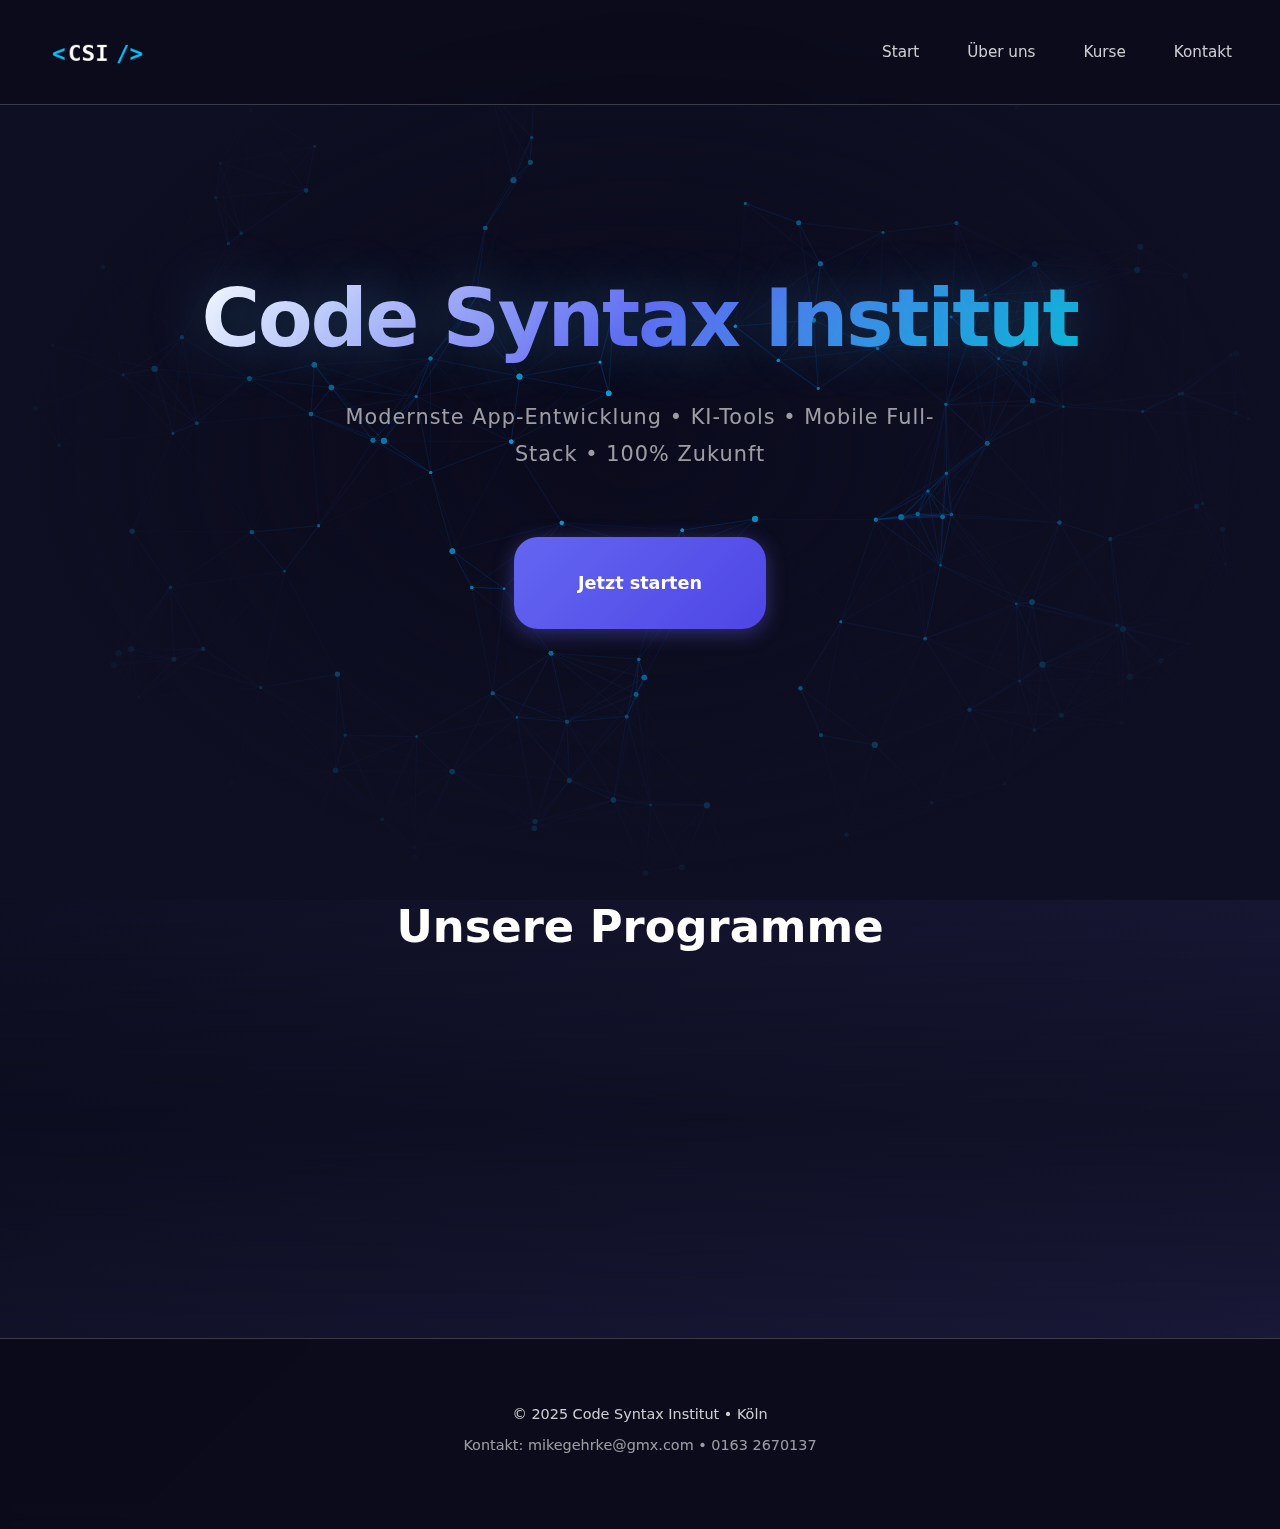
<file: index.html>
<!DOCTYPE html>
<html lang="de">
<head>
    <meta charset="UTF-8" />
    <meta name="viewport" content="width=device-width, initial-scale=1.0" />
    <title>Code Syntax Institut</title>

    <link rel="stylesheet" href="styles/global.css" />
    <link rel="stylesheet" href="styles/home.css" />
    <link rel="stylesheet" href="styles/animations.css" />

    <script defer src="scripts/three-background.js"></script>
    <script defer src="scripts/ai-bubbles.js"></script>
    <script defer src="scripts/main.js"></script>
</head>

<body>
    <canvas id="bgCanvas"></canvas>

    <header class="header">
        <img src="assets/logo.png" class="logo" />
        <nav>
            <a href="index.html">Start</a>
            <a href="about.html">Über uns</a>
            <a href="#kurse">Kurse</a>
            <a href="#kontakt">Kontakt</a>
        </nav>
    </header>

    <section class="hero">
        <h1 class="title">Code Syntax Institut</h1>
        <p class="subtitle">
            Modernste App-Entwicklung • KI-Tools • Mobile Full-Stack • 100% Zukunft
        </p>

        <a href="#kurse" class="cta-btn">Jetzt starten</a>
    </section>

    <section id="kurse" class="courses">
        <h2>Unsere Programme</h2>

        <div class="course-grid">
            <div class="course-card">
                <img src="assets/icons/icon-code.svg" class="card-icon" />
                <h3>Mobile Development</h3>
                <p>Android, iOS, Flutter – alles in einem Programm.</p>
            </div>

            <div class="course-card">
                <img src="assets/icons/icon-ai.svg" class="card-icon" />
                <h3>Künstliche Intelligenz</h3>
                <p>Agenten-Systeme, Prompt Engineering, Automatisierung.</p>
            </div>

            <div class="course-card">
                <img src="assets/icons/icon-learn.svg" class="card-icon" />
                <h3>Cloud & Backend</h3>
                <p>Java, Python, APIs, Security, Deployment.</p>
            </div>
        </div>
    </section>

    <footer id="kontakt" class="footer">
        <p>© 2025 Code Syntax Institut • Köln</p>
        <p>Kontakt: mikegehrke@gmx.com • 0163 2670137</p>
    </footer>

    <div id="aiBubbleContainer"></div>
</body>
</html>
</file>
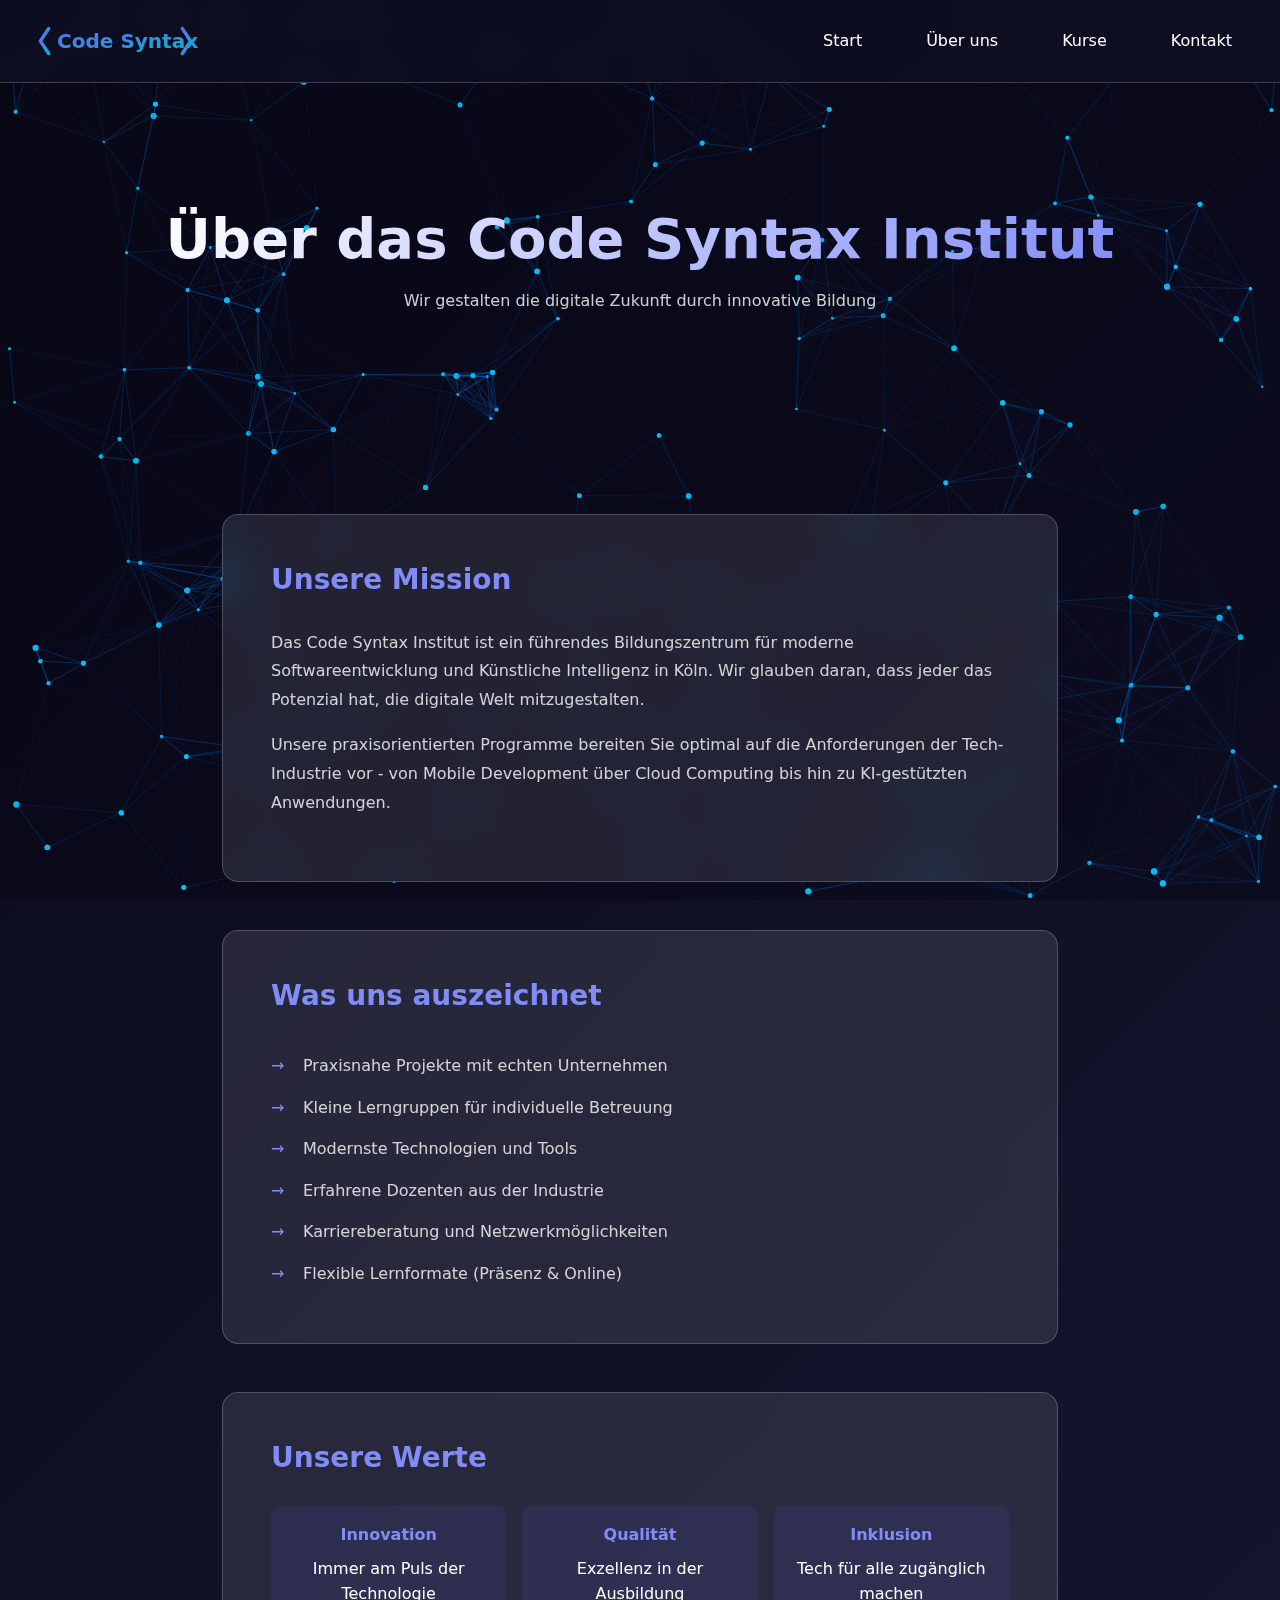
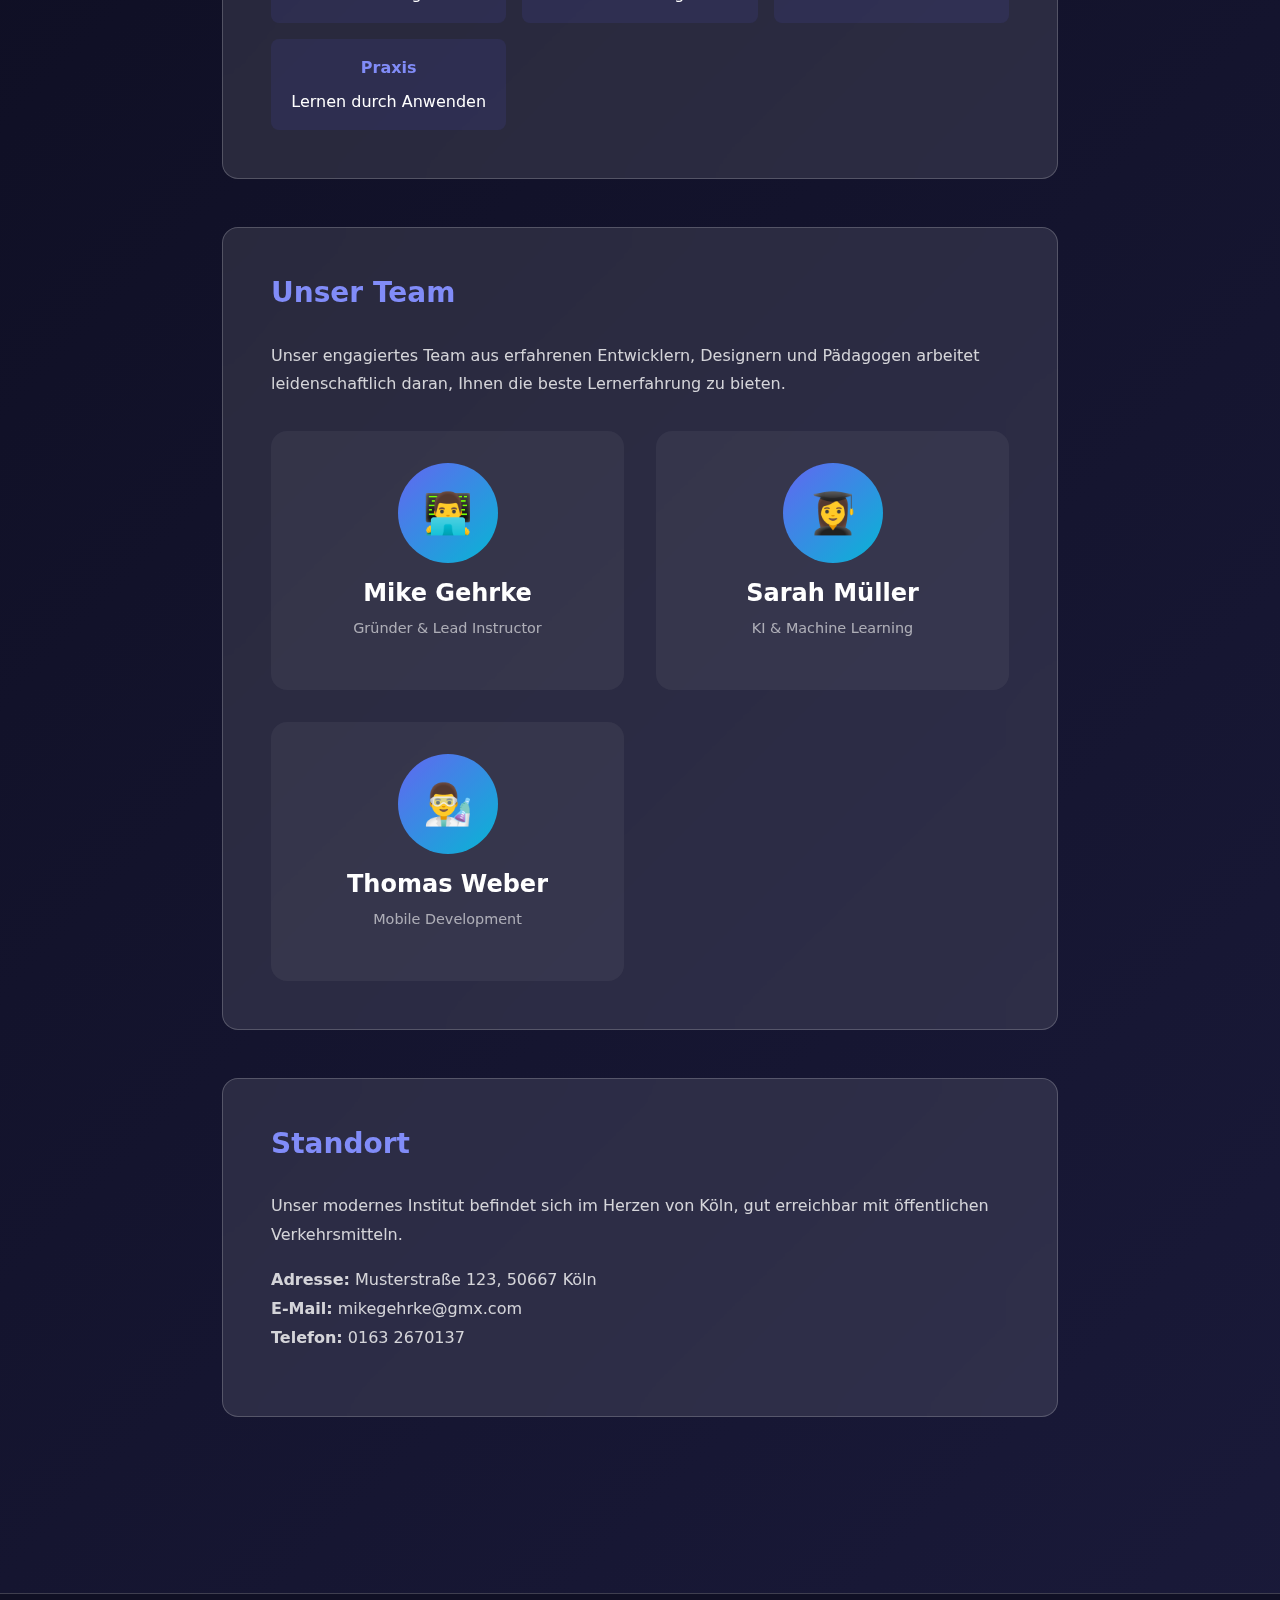
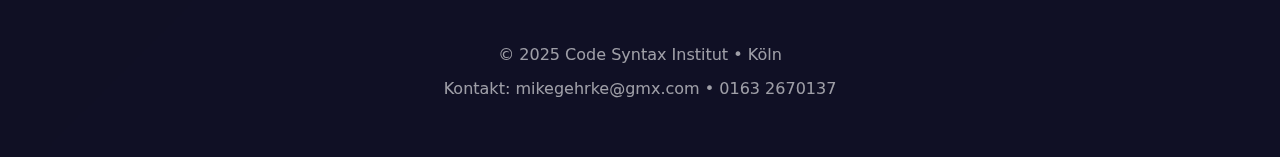
<file: about.html>
<!DOCTYPE html>
<html lang="de">
<head>
    <meta charset="UTF-8" />
    <meta name="viewport" content="width=device-width, initial-scale=1.0" />
    <meta name="description" content="Über das Code Syntax Institut - Modernste App-Entwicklung und KI-Ausbildung in Köln" />
    <title>Über uns - Code Syntax Institut</title>

    <link rel="stylesheet" href="styles/global.css" />
    <link rel="stylesheet" href="styles/animations.css" />

    <script defer src="scripts/three-background.js"></script>
    <script defer src="scripts/ai-bubbles.js"></script>
    <script defer src="scripts/main.js"></script>
    
    <style>
        /* About Page Specific Styles */
        .about-hero {
            min-height: 50vh;
            display: flex;
            flex-direction: column;
            justify-content: center;
            align-items: center;
            text-align: center;
            padding: calc(100px + var(--spacing-lg)) var(--spacing-md) var(--spacing-xl);
            position: relative;
            z-index: 10;
        }
        
        .about-hero h1 {
            font-size: clamp(2rem, 5vw, 3.5rem);
            background: linear-gradient(135deg, var(--text-primary), var(--primary-light));
            -webkit-background-clip: text;
            background-clip: text;
            -webkit-text-fill-color: transparent;
        }
        
        .about-content {
            max-width: 900px;
            margin: 0 auto;
            padding: var(--spacing-xl) var(--spacing-md);
            position: relative;
            z-index: 10;
        }
        
        .about-section {
            background: var(--glass-bg);
            backdrop-filter: blur(20px);
            -webkit-backdrop-filter: blur(20px);
            border: 1px solid var(--glass-border);
            border-radius: var(--radius-md);
            padding: var(--spacing-lg);
            margin-bottom: var(--spacing-lg);
        }
        
        .about-section h2 {
            color: var(--primary-light);
            margin-bottom: var(--spacing-md);
            font-size: 1.75rem;
        }
        
        .about-section p {
            color: var(--text-secondary);
            line-height: 1.8;
            margin-bottom: var(--spacing-sm);
        }
        
        .about-section ul {
            list-style: none;
            padding: 0;
        }
        
        .about-section li {
            padding: var(--spacing-xs) 0;
            color: var(--text-secondary);
            position: relative;
            padding-left: var(--spacing-md);
        }
        
        .about-section li::before {
            content: '→';
            position: absolute;
            left: 0;
            color: var(--primary-light);
        }
        
        .team-grid {
            display: grid;
            grid-template-columns: repeat(auto-fit, minmax(250px, 1fr));
            gap: var(--spacing-md);
            margin-top: var(--spacing-md);
        }
        
        .team-card {
            text-align: center;
            padding: var(--spacing-md);
            background: rgba(255, 255, 255, 0.05);
            border-radius: var(--radius-md);
            transition: transform var(--transition-normal);
        }
        
        .team-card:hover {
            transform: translateY(-5px);
        }
        
        .team-avatar {
            width: 100px;
            height: 100px;
            border-radius: 50%;
            background: linear-gradient(135deg, var(--primary-color), var(--secondary-color));
            margin: 0 auto var(--spacing-sm);
            display: flex;
            align-items: center;
            justify-content: center;
            font-size: 2.5rem;
        }
        
        .team-card h3 {
            color: var(--text-primary);
            margin-bottom: var(--spacing-xs);
        }
        
        .team-card p {
            color: var(--text-muted);
            font-size: 0.9rem;
        }
        
        .values-list {
            display: grid;
            grid-template-columns: repeat(auto-fit, minmax(200px, 1fr));
            gap: var(--spacing-sm);
        }
        
        .value-item {
            background: rgba(99, 102, 241, 0.1);
            padding: var(--spacing-sm);
            border-radius: var(--radius-sm);
            text-align: center;
        }
        
        .value-item strong {
            color: var(--primary-light);
            display: block;
            margin-bottom: var(--spacing-xs);
        }
    </style>
</head>

<body>
    <canvas id="bgCanvas"></canvas>

    <header class="header">
        <img src="assets/logo.svg" alt="Code Syntax Institut Logo" class="logo" />
        <nav>
            <a href="index.html">Start</a>
            <a href="about.html">Über uns</a>
            <a href="index.html#kurse">Kurse</a>
            <a href="index.html#kontakt">Kontakt</a>
        </nav>
    </header>

    <section class="about-hero">
        <h1>Über das Code Syntax Institut</h1>
        <p class="subtitle">
            Wir gestalten die digitale Zukunft durch innovative Bildung
        </p>
    </section>

    <main class="about-content">
        <section class="about-section fade-in-up">
            <h2>Unsere Mission</h2>
            <p>
                Das Code Syntax Institut ist ein führendes Bildungszentrum für moderne Softwareentwicklung 
                und Künstliche Intelligenz in Köln. Wir glauben daran, dass jeder das Potenzial hat, 
                die digitale Welt mitzugestalten.
            </p>
            <p>
                Unsere praxisorientierten Programme bereiten Sie optimal auf die Anforderungen 
                der Tech-Industrie vor - von Mobile Development über Cloud Computing bis hin zu 
                KI-gestützten Anwendungen.
            </p>
        </section>

        <section class="about-section fade-in-up delay-1">
            <h2>Was uns auszeichnet</h2>
            <ul>
                <li>Praxisnahe Projekte mit echten Unternehmen</li>
                <li>Kleine Lerngruppen für individuelle Betreuung</li>
                <li>Modernste Technologien und Tools</li>
                <li>Erfahrene Dozenten aus der Industrie</li>
                <li>Karriereberatung und Netzwerkmöglichkeiten</li>
                <li>Flexible Lernformate (Präsenz & Online)</li>
            </ul>
        </section>

        <section class="about-section fade-in-up delay-2">
            <h2>Unsere Werte</h2>
            <div class="values-list">
                <div class="value-item">
                    <strong>Innovation</strong>
                    <span>Immer am Puls der Technologie</span>
                </div>
                <div class="value-item">
                    <strong>Qualität</strong>
                    <span>Exzellenz in der Ausbildung</span>
                </div>
                <div class="value-item">
                    <strong>Inklusion</strong>
                    <span>Tech für alle zugänglich machen</span>
                </div>
                <div class="value-item">
                    <strong>Praxis</strong>
                    <span>Lernen durch Anwenden</span>
                </div>
            </div>
        </section>

        <section class="about-section fade-in-up delay-3">
            <h2>Unser Team</h2>
            <p>
                Unser engagiertes Team aus erfahrenen Entwicklern, Designern und Pädagogen 
                arbeitet leidenschaftlich daran, Ihnen die beste Lernerfahrung zu bieten.
            </p>
            <div class="team-grid">
                <div class="team-card">
                    <div class="team-avatar">👨‍💻</div>
                    <h3>Mike Gehrke</h3>
                    <p>Gründer & Lead Instructor</p>
                </div>
                <div class="team-card">
                    <div class="team-avatar">👩‍🎓</div>
                    <h3>Sarah Müller</h3>
                    <p>KI & Machine Learning</p>
                </div>
                <div class="team-card">
                    <div class="team-avatar">👨‍🔬</div>
                    <h3>Thomas Weber</h3>
                    <p>Mobile Development</p>
                </div>
            </div>
        </section>

        <section class="about-section fade-in-up delay-4">
            <h2>Standort</h2>
            <p>
                Unser modernes Institut befindet sich im Herzen von Köln, 
                gut erreichbar mit öffentlichen Verkehrsmitteln.
            </p>
            <p>
                <strong>Adresse:</strong> Musterstraße 123, 50667 Köln<br />
                <strong>E-Mail:</strong> mikegehrke@gmx.com<br />
                <strong>Telefon:</strong> 0163 2670137
            </p>
        </section>
    </main>

    <footer class="footer">
        <p>© 2025 Code Syntax Institut • Köln</p>
        <p>Kontakt: mikegehrke@gmx.com • 0163 2670137</p>
    </footer>

    <div id="aiBubbleContainer"></div>
</body>
</html>
</file>
<file: styles/global.css>
/* ==========================================================================
   Global Styles - Code Syntax Institut
   ========================================================================== */

/* Reset and Base Styles */
*,
*::before,
*::after {
    margin: 0;
    padding: 0;
    box-sizing: border-box;
}

:root {
    /* Color Palette */
    --primary-color: #6366f1;
    --primary-light: #818cf8;
    --primary-dark: #4f46e5;
    --secondary-color: #06b6d4;
    --accent-color: #f472b6;
    
    /* Background Colors */
    --bg-dark: #0f0f23;
    --bg-gradient-start: #0a0a1a;
    --bg-gradient-end: #1a1a3a;
    
    /* Text Colors */
    --text-primary: #ffffff;
    --text-secondary: rgba(255, 255, 255, 0.8);
    --text-muted: rgba(255, 255, 255, 0.6);
    
    /* Glassmorphism */
    --glass-bg: rgba(255, 255, 255, 0.1);
    --glass-border: rgba(255, 255, 255, 0.2);
    --glass-shadow: 0 8px 32px rgba(0, 0, 0, 0.3);
    
    /* Spacing */
    --spacing-xs: 0.5rem;
    --spacing-sm: 1rem;
    --spacing-md: 2rem;
    --spacing-lg: 3rem;
    --spacing-xl: 4rem;
    
    /* Border Radius */
    --radius-sm: 8px;
    --radius-md: 16px;
    --radius-lg: 24px;
    --radius-full: 50%;
    
    /* Transitions */
    --transition-fast: 0.2s ease;
    --transition-normal: 0.3s ease;
    --transition-slow: 0.5s ease;
}

html {
    scroll-behavior: smooth;
    font-size: 16px;
}

body {
    font-family: 'Segoe UI', system-ui, -apple-system, BlinkMacSystemFont, sans-serif;
    line-height: 1.6;
    color: var(--text-primary);
    background: linear-gradient(135deg, var(--bg-gradient-start), var(--bg-gradient-end));
    min-height: 100vh;
    overflow-x: hidden;
}

/* Canvas Background */
#bgCanvas {
    position: fixed;
    top: 0;
    left: 0;
    width: 100%;
    height: 100%;
    z-index: -1;
    pointer-events: none;
}

/* Typography */
h1, h2, h3, h4, h5, h6 {
    font-weight: 700;
    line-height: 1.2;
    margin-bottom: var(--spacing-sm);
}

h1 {
    font-size: clamp(2.5rem, 5vw, 4rem);
}

h2 {
    font-size: clamp(2rem, 4vw, 3rem);
}

h3 {
    font-size: clamp(1.25rem, 2vw, 1.5rem);
}

p {
    margin-bottom: var(--spacing-sm);
    color: var(--text-secondary);
}

a {
    color: var(--primary-light);
    text-decoration: none;
    transition: color var(--transition-fast);
}

a:hover {
    color: var(--secondary-color);
}

/* Glassmorphism Card Style */
.glass-card {
    background: var(--glass-bg);
    backdrop-filter: blur(20px);
    -webkit-backdrop-filter: blur(20px);
    border: 1px solid var(--glass-border);
    border-radius: var(--radius-md);
    box-shadow: var(--glass-shadow);
}

/* Header Styles */
.header {
    position: fixed;
    top: 0;
    left: 0;
    right: 0;
    display: flex;
    justify-content: space-between;
    align-items: center;
    padding: var(--spacing-sm) var(--spacing-md);
    background: rgba(15, 15, 35, 0.8);
    backdrop-filter: blur(10px);
    -webkit-backdrop-filter: blur(10px);
    border-bottom: 1px solid var(--glass-border);
    z-index: 1000;
}

.logo {
    height: 50px;
    width: auto;
}

nav {
    display: flex;
    gap: var(--spacing-md);
}

nav a {
    color: var(--text-primary);
    font-weight: 500;
    padding: var(--spacing-xs) var(--spacing-sm);
    border-radius: var(--radius-sm);
    transition: all var(--transition-fast);
}

nav a:hover {
    background: var(--glass-bg);
    color: var(--primary-light);
}

/* Footer Styles */
.footer {
    text-align: center;
    padding: var(--spacing-lg) var(--spacing-md);
    background: rgba(15, 15, 35, 0.9);
    backdrop-filter: blur(10px);
    -webkit-backdrop-filter: blur(10px);
    border-top: 1px solid var(--glass-border);
    margin-top: var(--spacing-xl);
}

.footer p {
    color: var(--text-muted);
    margin-bottom: var(--spacing-xs);
}

/* Button Styles */
.cta-btn {
    display: inline-block;
    padding: var(--spacing-sm) var(--spacing-md);
    background: linear-gradient(135deg, var(--primary-color), var(--primary-dark));
    color: var(--text-primary);
    font-weight: 600;
    font-size: 1.1rem;
    border: none;
    border-radius: var(--radius-lg);
    cursor: pointer;
    transition: all var(--transition-normal);
    box-shadow: 0 4px 20px rgba(99, 102, 241, 0.4);
}

.cta-btn:hover {
    transform: translateY(-3px);
    box-shadow: 0 8px 30px rgba(99, 102, 241, 0.6);
    color: var(--text-primary);
}

/* AI Bubble Container */
#aiBubbleContainer {
    position: fixed;
    top: 0;
    left: 0;
    width: 100%;
    height: 100%;
    pointer-events: none;
    z-index: 1;
    overflow: hidden;
}

/* Selection Styling */
::selection {
    background: var(--primary-color);
    color: var(--text-primary);
}

/* Scrollbar Styling */
::-webkit-scrollbar {
    width: 8px;
}

::-webkit-scrollbar-track {
    background: var(--bg-dark);
}

::-webkit-scrollbar-thumb {
    background: var(--primary-color);
    border-radius: var(--radius-sm);
}

::-webkit-scrollbar-thumb:hover {
    background: var(--primary-light);
}

/* Responsive Breakpoints */
@media (max-width: 768px) {
    :root {
        --spacing-md: 1.5rem;
        --spacing-lg: 2rem;
        --spacing-xl: 3rem;
    }
    
    .header {
        flex-direction: column;
        gap: var(--spacing-sm);
        padding: var(--spacing-sm);
    }
    
    nav {
        flex-wrap: wrap;
        justify-content: center;
        gap: var(--spacing-sm);
    }
    
    nav a {
        font-size: 0.9rem;
    }
}

@media (max-width: 480px) {
    html {
        font-size: 14px;
    }
    
    .header {
        padding: var(--spacing-xs);
    }
    
    .logo {
        height: 40px;
    }
}
</file>
<file: styles/home.css>
/* =============================================
   HOME.CSS - Code Syntax Institut
   Startseiten-spezifische Styles
   ============================================= */

/* Header / Navigation */
.header {
    position: fixed;
    top: 0;
    left: 0;
    width: 100%;
    padding: var(--spacing-md) var(--spacing-lg);
    display: flex;
    justify-content: space-between;
    align-items: center;
    z-index: 100;
    background: rgba(10, 10, 26, 0.8);
    backdrop-filter: blur(20px);
    -webkit-backdrop-filter: blur(20px);
    border-bottom: 1px solid var(--glass-border);
    transition: all var(--transition-normal);
}

.header.scrolled {
    padding: var(--spacing-sm) var(--spacing-lg);
    background: rgba(10, 10, 26, 0.95);
}

/* Logo */
.logo {
    height: 40px;
    width: auto;
    transition: transform var(--transition-normal);
}

.logo:hover {
    transform: scale(1.05);
}

/* Logo Text (falls kein Bild vorhanden) */
.logo-text {
    font-size: 1.5rem;
    font-weight: 800;
    color: var(--text-primary);
    text-decoration: none;
    display: flex;
    align-items: center;
    gap: var(--spacing-xs);
}

.logo-text span {
    background: linear-gradient(135deg, var(--primary-color) 0%, var(--secondary-color) 100%);
    -webkit-background-clip: text;
    -webkit-text-fill-color: transparent;
    background-clip: text;
}

/* Navigation */
.header nav {
    display: flex;
    gap: var(--spacing-lg);
    align-items: center;
}

.header nav a {
    color: var(--text-secondary);
    font-weight: 500;
    font-size: 0.95rem;
    padding: var(--spacing-xs) 0;
    position: relative;
    transition: color var(--transition-fast);
}

.header nav a::after {
    content: '';
    position: absolute;
    bottom: 0;
    left: 0;
    width: 0;
    height: 2px;
    background: linear-gradient(90deg, var(--primary-color), var(--secondary-color));
    transition: width var(--transition-normal);
}

.header nav a:hover {
    color: var(--text-primary);
}

.header nav a:hover::after,
.header nav a.active::after {
    width: 100%;
}

/* Mobile Navigation Toggle */
.nav-toggle {
    display: none;
    flex-direction: column;
    gap: 5px;
    background: none;
    border: none;
    cursor: pointer;
    padding: 5px;
}

.nav-toggle span {
    width: 25px;
    height: 2px;
    background: var(--text-primary);
    transition: all var(--transition-normal);
}

/* Hero Section */
.hero {
    min-height: 100vh;
    display: flex;
    flex-direction: column;
    justify-content: center;
    align-items: center;
    text-align: center;
    padding: var(--spacing-xxl) var(--spacing-md);
    padding-top: calc(var(--spacing-xxl) + 80px);
    position: relative;
}

.hero::before {
    content: '';
    position: absolute;
    top: 0;
    left: 0;
    width: 100%;
    height: 100%;
    background: radial-gradient(ellipse at center, transparent 0%, var(--bg-dark) 70%);
    pointer-events: none;
}

.hero > * {
    position: relative;
    z-index: 1;
}

.title {
    font-size: clamp(2.5rem, 8vw, 5rem);
    font-weight: 800;
    letter-spacing: -0.03em;
    margin-bottom: var(--spacing-md);
    background: linear-gradient(135deg, var(--text-primary) 0%, var(--primary-color) 50%, var(--secondary-color) 100%);
    -webkit-background-clip: text;
    -webkit-text-fill-color: transparent;
    background-clip: text;
    text-shadow: 0 0 60px rgba(78, 203, 255, 0.3);
    animation: titleGlow 3s ease-in-out infinite alternate;
}

@keyframes titleGlow {
    0% {
        filter: drop-shadow(0 0 20px rgba(78, 203, 255, 0.3));
    }
    100% {
        filter: drop-shadow(0 0 40px rgba(78, 203, 255, 0.5));
    }
}

.subtitle {
    font-size: clamp(1rem, 2.5vw, 1.3rem);
    color: var(--text-muted);
    margin-bottom: var(--spacing-xl);
    max-width: 600px;
    line-height: 1.8;
    letter-spacing: 0.05em;
}

.cta-btn {
    font-size: 1.1rem;
    padding: var(--spacing-md) var(--spacing-xl);
    animation: pulse 2s ease-in-out infinite;
}

@keyframes pulse {
    0%, 100% {
        box-shadow: var(--shadow-md), 0 0 30px rgba(78, 203, 255, 0.3);
    }
    50% {
        box-shadow: var(--shadow-lg), 0 0 50px rgba(78, 203, 255, 0.5);
    }
}

/* Kurse Section */
.courses {
    padding: var(--spacing-xxl) var(--spacing-md);
    background: linear-gradient(180deg, transparent 0%, rgba(10, 10, 26, 0.5) 50%, transparent 100%);
}

.courses h2 {
    text-align: center;
    margin-bottom: var(--spacing-xxl);
    font-size: clamp(2rem, 4vw, 2.8rem);
}

/* Kurs Grid */
.course-grid {
    display: grid;
    grid-template-columns: repeat(auto-fit, minmax(300px, 1fr));
    gap: var(--spacing-lg);
    max-width: 1200px;
    margin: 0 auto;
}

/* Kurs Karten */
.course-card {
    background: var(--glass-bg);
    backdrop-filter: blur(20px);
    -webkit-backdrop-filter: blur(20px);
    border: 1px solid var(--glass-border);
    border-radius: var(--radius-lg);
    padding: var(--spacing-xl);
    text-align: center;
    transition: all var(--transition-normal);
    position: relative;
    overflow: hidden;
}

.course-card::before {
    content: '';
    position: absolute;
    top: 0;
    left: 0;
    width: 100%;
    height: 100%;
    background: linear-gradient(135deg, rgba(78, 203, 255, 0.1) 0%, transparent 50%);
    opacity: 0;
    transition: opacity var(--transition-normal);
}

.course-card:hover {
    transform: translateY(-10px);
    border-color: var(--primary-color);
    box-shadow: var(--shadow-lg), 0 0 40px rgba(78, 203, 255, 0.2);
}

.course-card:hover::before {
    opacity: 1;
}

.card-icon {
    width: 80px;
    height: 80px;
    margin-bottom: var(--spacing-md);
    filter: drop-shadow(0 0 10px rgba(78, 203, 255, 0.5));
    transition: transform var(--transition-normal);
}

.course-card:hover .card-icon {
    transform: scale(1.1) rotate(5deg);
}

/* Icon Placeholder (falls SVG nicht vorhanden) */
.icon-placeholder {
    width: 80px;
    height: 80px;
    margin: 0 auto var(--spacing-md);
    display: flex;
    align-items: center;
    justify-content: center;
    font-size: 2.5rem;
    background: linear-gradient(135deg, var(--primary-color) 0%, var(--secondary-color) 100%);
    border-radius: var(--radius-md);
    box-shadow: 0 0 20px rgba(78, 203, 255, 0.3);
}

.course-card h3 {
    font-size: 1.4rem;
    margin-bottom: var(--spacing-sm);
    color: var(--text-primary);
}

.course-card p {
    color: var(--text-muted);
    font-size: 0.95rem;
    line-height: 1.6;
}

/* Footer */
.footer {
    padding: var(--spacing-xl) var(--spacing-md);
    text-align: center;
    background: rgba(10, 10, 26, 0.9);
    backdrop-filter: blur(10px);
    -webkit-backdrop-filter: blur(10px);
    border-top: 1px solid var(--glass-border);
    margin-top: var(--spacing-xxl);
}

.footer p {
    color: var(--text-muted);
    font-size: 0.9rem;
    margin-bottom: var(--spacing-xs);
}

.footer p:first-child {
    color: var(--text-secondary);
    font-weight: 500;
}

.footer a {
    color: var(--primary-color);
    transition: color var(--transition-fast);
}

.footer a:hover {
    color: var(--accent-color);
}

/* Responsive Styles */
@media screen and (max-width: 768px) {
    /* Mobile Navigation */
    .header {
        padding: var(--spacing-sm) var(--spacing-md);
    }
    
    .nav-toggle {
        display: flex;
        z-index: 101;
    }
    
    .header nav {
        position: fixed;
        top: 0;
        right: -100%;
        width: 100%;
        max-width: 300px;
        height: 100vh;
        flex-direction: column;
        justify-content: center;
        align-items: center;
        background: var(--bg-dark);
        border-left: 1px solid var(--glass-border);
        transition: right var(--transition-normal);
        gap: var(--spacing-lg);
    }
    
    .header nav.active {
        right: 0;
    }
    
    .header nav a {
        font-size: 1.2rem;
    }
    
    /* Hero Mobile */
    .hero {
        padding-top: calc(var(--spacing-xl) + 60px);
        min-height: auto;
        padding-bottom: var(--spacing-xxl);
    }
    
    .title {
        font-size: clamp(2rem, 10vw, 3rem);
    }
    
    .subtitle {
        font-size: 1rem;
        padding: 0 var(--spacing-sm);
    }
    
    /* Kurse Mobile */
    .course-grid {
        grid-template-columns: 1fr;
        gap: var(--spacing-md);
    }
    
    .course-card {
        padding: var(--spacing-lg);
    }
}

@media screen and (max-width: 480px) {
    .header {
        padding: var(--spacing-xs) var(--spacing-sm);
    }
    
    .logo {
        height: 30px;
    }
    
    .logo-text {
        font-size: 1.2rem;
    }
    
    .cta-btn {
        padding: var(--spacing-sm) var(--spacing-lg);
        font-size: 1rem;
    }
    
    .course-card {
        padding: var(--spacing-md);
    }
    
    .card-icon,
    .icon-placeholder {
        width: 60px;
        height: 60px;
        font-size: 2rem;
    }
}

/* Tablet Landscape */
@media screen and (min-width: 769px) and (max-width: 1024px) {
    .course-grid {
        grid-template-columns: repeat(2, 1fr);
    }
    
    .course-card:last-child {
        grid-column: 1 / -1;
        max-width: 400px;
        margin: 0 auto;
    }
}
</file>
<file: styles/animations.css>
/* ==========================================================================
   Animation Styles - Code Syntax Institut
   ========================================================================== */

/* AI Bubble Animations */
.ai-bubble {
    position: absolute;
    border-radius: 50%;
    background: radial-gradient(circle at 30% 30%, 
        rgba(99, 102, 241, 0.3), 
        rgba(6, 182, 212, 0.2), 
        transparent 70%);
    border: 1px solid rgba(255, 255, 255, 0.1);
    pointer-events: none;
    animation: floatBubble var(--duration, 15s) var(--delay, 0s) infinite ease-in-out;
}

.ai-bubble::before {
    content: '';
    position: absolute;
    top: 10%;
    left: 20%;
    width: 30%;
    height: 30%;
    background: radial-gradient(circle, rgba(255, 255, 255, 0.4), transparent);
    border-radius: 50%;
}

/* Float Animation */
@keyframes floatBubble {
    0% {
        transform: translateY(100vh) rotate(0deg) scale(var(--scale, 1));
        opacity: 0;
    }
    10% {
        opacity: var(--opacity, 0.6);
    }
    90% {
        opacity: var(--opacity, 0.6);
    }
    100% {
        transform: translateY(-100px) rotate(360deg) scale(var(--scale, 1));
        opacity: 0;
    }
}

/* Pulsing Glow Effect */
@keyframes pulse {
    0%, 100% {
        box-shadow: 0 0 20px rgba(99, 102, 241, 0.3),
                    0 0 40px rgba(99, 102, 241, 0.2),
                    0 0 60px rgba(99, 102, 241, 0.1);
    }
    50% {
        box-shadow: 0 0 40px rgba(99, 102, 241, 0.5),
                    0 0 80px rgba(99, 102, 241, 0.3),
                    0 0 120px rgba(99, 102, 241, 0.2);
    }
}

/* Shimmer Effect */
@keyframes shimmer {
    0% {
        background-position: -200% center;
    }
    100% {
        background-position: 200% center;
    }
}

.shimmer {
    background: linear-gradient(90deg, 
        transparent 0%, 
        rgba(255, 255, 255, 0.2) 50%, 
        transparent 100%);
    background-size: 200% 100%;
    animation: shimmer 2s infinite;
}

/* Fade In Animations */
@keyframes fadeIn {
    from {
        opacity: 0;
    }
    to {
        opacity: 1;
    }
}

@keyframes fadeInUp {
    from {
        opacity: 0;
        transform: translateY(30px);
    }
    to {
        opacity: 1;
        transform: translateY(0);
    }
}

@keyframes fadeInDown {
    from {
        opacity: 0;
        transform: translateY(-30px);
    }
    to {
        opacity: 1;
        transform: translateY(0);
    }
}

@keyframes fadeInLeft {
    from {
        opacity: 0;
        transform: translateX(-30px);
    }
    to {
        opacity: 1;
        transform: translateX(0);
    }
}

@keyframes fadeInRight {
    from {
        opacity: 0;
        transform: translateX(30px);
    }
    to {
        opacity: 1;
        transform: translateX(0);
    }
}

/* Animation Utility Classes */
.fade-in {
    animation: fadeIn 0.6s ease forwards;
}

.fade-in-up {
    animation: fadeInUp 0.6s ease forwards;
}

.fade-in-down {
    animation: fadeInDown 0.6s ease forwards;
}

.fade-in-left {
    animation: fadeInLeft 0.6s ease forwards;
}

.fade-in-right {
    animation: fadeInRight 0.6s ease forwards;
}

/* Staggered Animation Delays */
.delay-1 { animation-delay: 0.1s; }
.delay-2 { animation-delay: 0.2s; }
.delay-3 { animation-delay: 0.3s; }
.delay-4 { animation-delay: 0.4s; }
.delay-5 { animation-delay: 0.5s; }
.delay-6 { animation-delay: 0.6s; }

/* Scale Animations */
@keyframes scaleIn {
    from {
        opacity: 0;
        transform: scale(0.8);
    }
    to {
        opacity: 1;
        transform: scale(1);
    }
}

@keyframes scaleOut {
    from {
        opacity: 1;
        transform: scale(1);
    }
    to {
        opacity: 0;
        transform: scale(0.8);
    }
}

.scale-in {
    animation: scaleIn 0.4s ease forwards;
}

/* Rotate Animation */
@keyframes rotate {
    from {
        transform: rotate(0deg);
    }
    to {
        transform: rotate(360deg);
    }
}

.rotate {
    animation: rotate 10s linear infinite;
}

/* Typing Effect */
@keyframes typing {
    from {
        width: 0;
    }
    to {
        width: 100%;
    }
}

@keyframes blink {
    50% {
        border-color: transparent;
    }
}

.typing-effect {
    overflow: hidden;
    white-space: nowrap;
    border-right: 3px solid var(--primary-color);
    animation: typing 3s steps(40) 1s forwards,
               blink 0.7s step-end infinite;
}

/* Hover Glow Effect */
.glow-on-hover {
    transition: all var(--transition-normal);
}

.glow-on-hover:hover {
    box-shadow: 0 0 30px rgba(99, 102, 241, 0.5),
                0 0 60px rgba(99, 102, 241, 0.3);
}

/* Floating Animation */
@keyframes float {
    0%, 100% {
        transform: translateY(0);
    }
    50% {
        transform: translateY(-20px);
    }
}

.floating {
    animation: float 3s ease-in-out infinite;
}

/* Wave Animation for Text */
@keyframes wave {
    0%, 100% {
        transform: translateY(0);
    }
    25% {
        transform: translateY(-5px);
    }
    75% {
        transform: translateY(5px);
    }
}

/* Particle Burst Animation */
@keyframes particleBurst {
    0% {
        opacity: 1;
        transform: scale(0) translate(0, 0);
    }
    100% {
        opacity: 0;
        transform: scale(1) translate(var(--tx, 100px), var(--ty, -100px));
    }
}

/* Loading Spinner */
@keyframes spinner {
    to {
        transform: rotate(360deg);
    }
}

.spinner {
    width: 40px;
    height: 40px;
    border: 3px solid var(--glass-border);
    border-top-color: var(--primary-color);
    border-radius: 50%;
    animation: spinner 0.8s linear infinite;
}

/* Ripple Effect */
@keyframes ripple {
    0% {
        transform: scale(1);
        opacity: 1;
    }
    100% {
        transform: scale(4);
        opacity: 0;
    }
}

.ripple {
    position: relative;
    overflow: hidden;
}

.ripple::after {
    content: '';
    position: absolute;
    top: 50%;
    left: 50%;
    width: 20px;
    height: 20px;
    background: rgba(255, 255, 255, 0.3);
    border-radius: 50%;
    transform: translate(-50%, -50%) scale(0);
    opacity: 0;
}

.ripple:active::after {
    animation: ripple 0.6s ease-out;
}

/* Morphing Background */
@keyframes morphBg {
    0%, 100% {
        border-radius: 60% 40% 30% 70% / 60% 30% 70% 40%;
    }
    50% {
        border-radius: 30% 60% 70% 40% / 50% 60% 30% 60%;
    }
}

.morph-bg {
    animation: morphBg 8s ease-in-out infinite;
}

/* Reduce motion for accessibility */
@media (prefers-reduced-motion: reduce) {
    *,
    *::before,
    *::after {
        animation-duration: 0.01ms !important;
        animation-iteration-count: 1 !important;
        transition-duration: 0.01ms !important;
    }
    
    .ai-bubble {
        display: none;
    }
}
</file>
